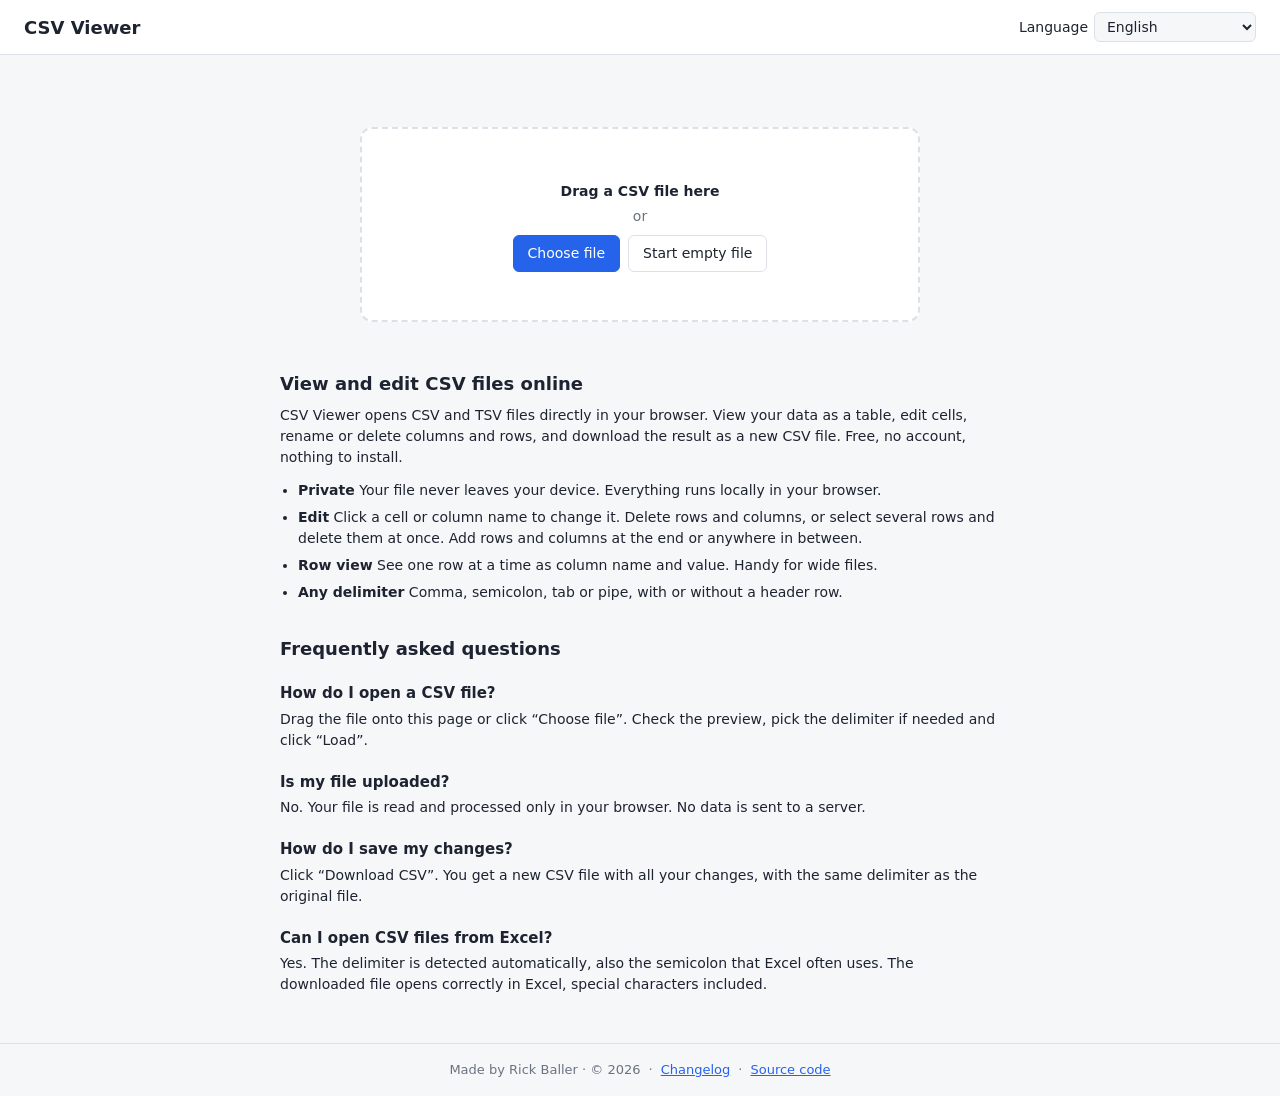
<file: index.html>
<!doctype html>
<html lang="en">
<head>
  <meta charset="utf-8">
  <meta name="viewport" content="width=device-width, initial-scale=1">
  <title>CSV Viewer & Editor – Open CSV Files Online, Free</title>
  <meta name="description" content="Open, view and edit CSV and TSV files in your browser. Free, no sign-up and no upload: your data stays on your device. Download the edited CSV in one click.">
  <link rel="canonical" href="https://csv-viewer.app/">

  <meta property="og:type" content="website">
  <meta property="og:site_name" content="CSV Viewer">
  <meta property="og:title" content="CSV Viewer & Editor – Open CSV Files Online, Free">
  <meta property="og:description" content="View and edit CSV files in your browser. Free, no sign-up, no upload.">
  <meta property="og:url" content="https://csv-viewer.app/">
  <meta property="og:image" content="https://csv-viewer.app/og-image.png">
  <meta property="og:image:width" content="1200">
  <meta property="og:image:height" content="630">
  <meta property="og:image:alt" content="CSV Viewer: view and edit CSV files in your browser">
  <meta property="og:locale" content="en_US">
  <meta name="twitter:card" content="summary_large_image">

  <link rel="icon" href="/favicon.ico" sizes="32x32">
  <link rel="icon" href="/favicon.svg" type="image/svg+xml">
  <link rel="apple-touch-icon" href="/apple-touch-icon.png">
  <link rel="manifest" href="/site.webmanifest">
  <meta name="theme-color" content="#ffffff" media="(prefers-color-scheme: light)">
  <meta name="theme-color" content="#1c1f25" media="(prefers-color-scheme: dark)">

  <script type="application/ld+json">
  {
    "@context": "https://schema.org",
    "@graph": [
      {
        "@type": "WebSite",
        "@id": "https://csv-viewer.app/#website",
        "url": "https://csv-viewer.app/",
        "name": "CSV Viewer",
        "alternateName": "EditCSV",
        "inLanguage": "en"
      },
      {
        "@type": "WebApplication",
        "@id": "https://csv-viewer.app/#app",
        "name": "CSV Viewer",
        "url": "https://csv-viewer.app/",
        "description": "Open, view and edit CSV and TSV files in your browser. Your data stays on your device.",
        "applicationCategory": "BusinessApplication",
        "operatingSystem": "Any",
        "browserRequirements": "Requires JavaScript",
        "isAccessibleForFree": true,
        "offers": { "@type": "Offer", "price": "0", "priceCurrency": "EUR" },
        "featureList": [
          "Open CSV and TSV files without uploading them",
          "Start a new CSV file from scratch",
          "Edit cells and rename columns",
          "Add, insert and delete rows and columns",
          "Row view: one row at a time",
          "Comma, semicolon, tab and pipe delimiters",
          "Download the edited CSV",
          "Available in 17 languages"
        ],
        "screenshot": "https://csv-viewer.app/og-image.png",
        "author": { "@id": "https://csv-viewer.app/#author" }
      },
      {
        "@type": "Person",
        "@id": "https://csv-viewer.app/#author",
        "name": "Rick Baller",
        "url": "https://github.com/RicBaller"
      },
      {
        "@type": "FAQPage",
        "mainEntity": [
          {
            "@type": "Question",
            "name": "How do I open a CSV file?",
            "acceptedAnswer": { "@type": "Answer", "text": "Drag the file onto this page or click “Choose file”. Check the preview, pick the delimiter if needed and click “Load”." }
          },
          {
            "@type": "Question",
            "name": "Is my file uploaded?",
            "acceptedAnswer": { "@type": "Answer", "text": "No. Your file is read and processed only in your browser. No data is sent to a server." }
          },
          {
            "@type": "Question",
            "name": "How do I save my changes?",
            "acceptedAnswer": { "@type": "Answer", "text": "Click “Download CSV”. You get a new CSV file with all your changes, with the same delimiter as the original file." }
          },
          {
            "@type": "Question",
            "name": "Can I open CSV files from Excel?",
            "acceptedAnswer": { "@type": "Answer", "text": "Yes. The delimiter is detected automatically, also the semicolon that Excel often uses. The downloaded file opens correctly in Excel, special characters included." }
          }
        ]
      }
    ]
  }
  </script>

  <link rel="stylesheet" href="style.css">
</head>
<body>
  <header class="topbar">
    <h1>CSV Viewer</h1>
    <div class="topbar-end">
    <div class="actions" id="actions" hidden>
      <span id="fileInfo" class="muted"></span>
      <label class="header-toggle">
        <input type="checkbox" id="headerToggle">
        <span data-i18n="headerRow">Header row</span>
      </label>
      <div class="toggle" role="group" data-i18n-aria-label="view">
        <button id="tableViewBtn" type="button" class="secondary" data-i18n="table">Table</button>
        <button id="recordViewBtn" type="button" class="secondary" data-i18n="record">Row</button>
      </div>
      <div class="split-button">
        <button id="downloadBtn" type="button" data-i18n="download">Download CSV</button>
        <button id="downloadMenuBtn" type="button" aria-haspopup="menu" data-i18n-aria-label="otherFormats" aria-label="Other formats"><span aria-hidden="true">▾</span></button>
      </div>
      <button id="resetBtn" type="button" class="secondary" data-i18n="newFile">New file</button>
    </div>
    <label class="lang">
      <span data-i18n="language">Language</span>
      <select id="languageSelect"></select>
    </label>
    </div>
  </header>

  <main>
    <section id="dropzone" class="dropzone">
      <p><strong data-i18n="dropTitle">Drag a CSV file here</strong></p>
      <p class="muted" data-i18n="or">or</p>
      <div class="dropzone-actions">
        <label class="button">
          <span data-i18n="chooseFile">Choose file</span>
          <input type="file" id="fileInput" accept=".csv,.tsv,.txt,text/csv" hidden>
        </label>
        <button id="emptyFileBtn" type="button" class="secondary" data-i18n="startEmpty">Start empty file</button>
      </div>
    </section>

    <section id="about" class="about">
      <h2 data-i18n="aboutTitle">View and edit CSV files online</h2>
      <p data-i18n="aboutIntro">CSV Viewer opens CSV and TSV files directly in your browser. View your data as a table, edit cells, rename or delete columns and rows, and download the result as a new CSV file. Free, no account, nothing to install.</p>
      <ul class="features">
        <li><strong data-i18n="featPrivateTitle">Private</strong> <span data-i18n="featPrivate">Your file never leaves your device. Everything runs locally in your browser.</span></li>
        <li><strong data-i18n="featEditTitle">Edit</strong> <span data-i18n="featEdit">Click a cell or column name to change it. Delete rows and columns, or select several rows and delete them at once. Add rows and columns at the end or anywhere in between.</span></li>
        <li><strong data-i18n="featRowTitle">Row view</strong> <span data-i18n="featRow">See one row at a time as column name and value. Handy for wide files.</span></li>
        <li><strong data-i18n="featDelimiterTitle">Any delimiter</strong> <span data-i18n="featDelimiter">Comma, semicolon, tab or pipe, with or without a header row.</span></li>
      </ul>

      <h2 data-i18n="faqTitle">Frequently asked questions</h2>
      <h3 data-i18n="faqOpenQ">How do I open a CSV file?</h3>
      <p data-i18n="faqOpenA">Drag the file onto this page or click “Choose file”. Check the preview, pick the delimiter if needed and click “Load”.</p>
      <h3 data-i18n="faqUploadQ">Is my file uploaded?</h3>
      <p data-i18n="faqUploadA">No. Your file is read and processed only in your browser. No data is sent to a server.</p>
      <h3 data-i18n="faqSaveQ">How do I save my changes?</h3>
      <p data-i18n="faqSaveA">Click “Download CSV”. You get a new CSV file with all your changes, with the same delimiter as the original file.</p>
      <h3 data-i18n="faqExcelQ">Can I open CSV files from Excel?</h3>
      <p data-i18n="faqExcelA">Yes. The delimiter is detected automatically, also the semicolon that Excel often uses. The downloaded file opens correctly in Excel, special characters included.</p>
    </section>

    <section id="importPanel" class="panel" hidden>
      <h2><span data-i18n="importTitle">Load file:</span> <span id="importName"></span></h2>
      <div class="options">
        <label>
          <input type="checkbox" id="hasHeader" checked>
          <span data-i18n="hasHeader">First row contains column names</span>
        </label>
        <label>
          <span data-i18n="delimiter">Delimiter</span>
          <select id="delimiter">
            <option value="," data-i18n="comma">Comma (,)</option>
            <option value=";" data-i18n="semicolon">Semicolon (;)</option>
            <option value="&#9;" data-i18n="tab">Tab</option>
            <option value="|" data-i18n="pipe">Pipe (|)</option>
          </select>
        </label>
      </div>

      <div id="columnNames" hidden>
        <h3 data-i18n="columnNames">Column names</h3>
        <div id="columnNameInputs" class="column-names"></div>
      </div>

      <h3 data-i18n="preview">Preview</h3>
      <div class="table-wrap preview">
        <table id="previewTable"></table>
      </div>

      <div class="panel-actions">
        <button id="cancelImportBtn" type="button" class="secondary" data-i18n="cancel">Cancel</button>
        <button id="confirmImportBtn" type="button" data-i18n="load">Load</button>
      </div>
    </section>

    <section id="viewer" hidden>
      <p class="muted hint" data-i18n="hint">Click a cell to edit it. Click a column name to rename it. Drag the lines between rows or columns to resize them. Click + next to a row number or column name to insert a row or column there.</p>
      <div id="tableTools" class="table-tools">
        <button id="addRowBtn" type="button" class="secondary" data-i18n="addRow">+ Add row</button>
        <button id="addColumnBtn" type="button" class="secondary" data-i18n="addColumn">+ Add column</button>
        <button id="selectToggleBtn" type="button" class="secondary"></button>
        <span id="selectedCount" class="muted" hidden></span>
        <button id="deleteSelectedBtn" type="button" class="secondary danger" data-i18n="deleteSelected" hidden>Delete selected</button>
      </div>
      <div id="tableView" class="table-wrap">
        <table id="dataTable"></table>
      </div>

      <div id="recordView" class="record" hidden>
        <div class="record-nav">
          <button id="prevRowBtn" type="button" class="secondary" data-i18n="prev">← Previous</button>
          <label>
            <span data-i18n="row">Row</span>
            <input type="number" id="rowNumber" min="1" step="1">
            <span id="rowTotal" class="muted"></span>
          </label>
          <button id="nextRowBtn" type="button" class="secondary" data-i18n="next">Next →</button>
          <button id="addRecordBtn" type="button" class="secondary" data-i18n="addRow">+ Add row</button>
          <button id="deleteRecordBtn" type="button" class="secondary danger" data-i18n="deleteRow">Delete row</button>
        </div>
        <div class="table-wrap">
          <table id="recordTable"></table>
        </div>
        <p id="recordEmpty" class="muted" hidden data-i18n="noRows">No rows.</p>
      </div>
    </section>
  </main>

  <footer class="footer">
    <span id="credits"></span>
    <span aria-hidden="true">·</span>
    <a href="changelog.html" id="changelogLink" data-i18n="changelog">Changelog</a>
    <span aria-hidden="true">·</span>
    <a href="https://github.com/RicBaller/csv-viewer" target="_blank" rel="noopener" data-i18n="sourceCode">Source code</a>
  </footer>

  <script src="i18n.js"></script>
  <script src="site.js"></script>
  <script src="csv.js"></script>
  <script src="export.js"></script>
  <script src="app.js"></script>
</body>
</html>
</file>
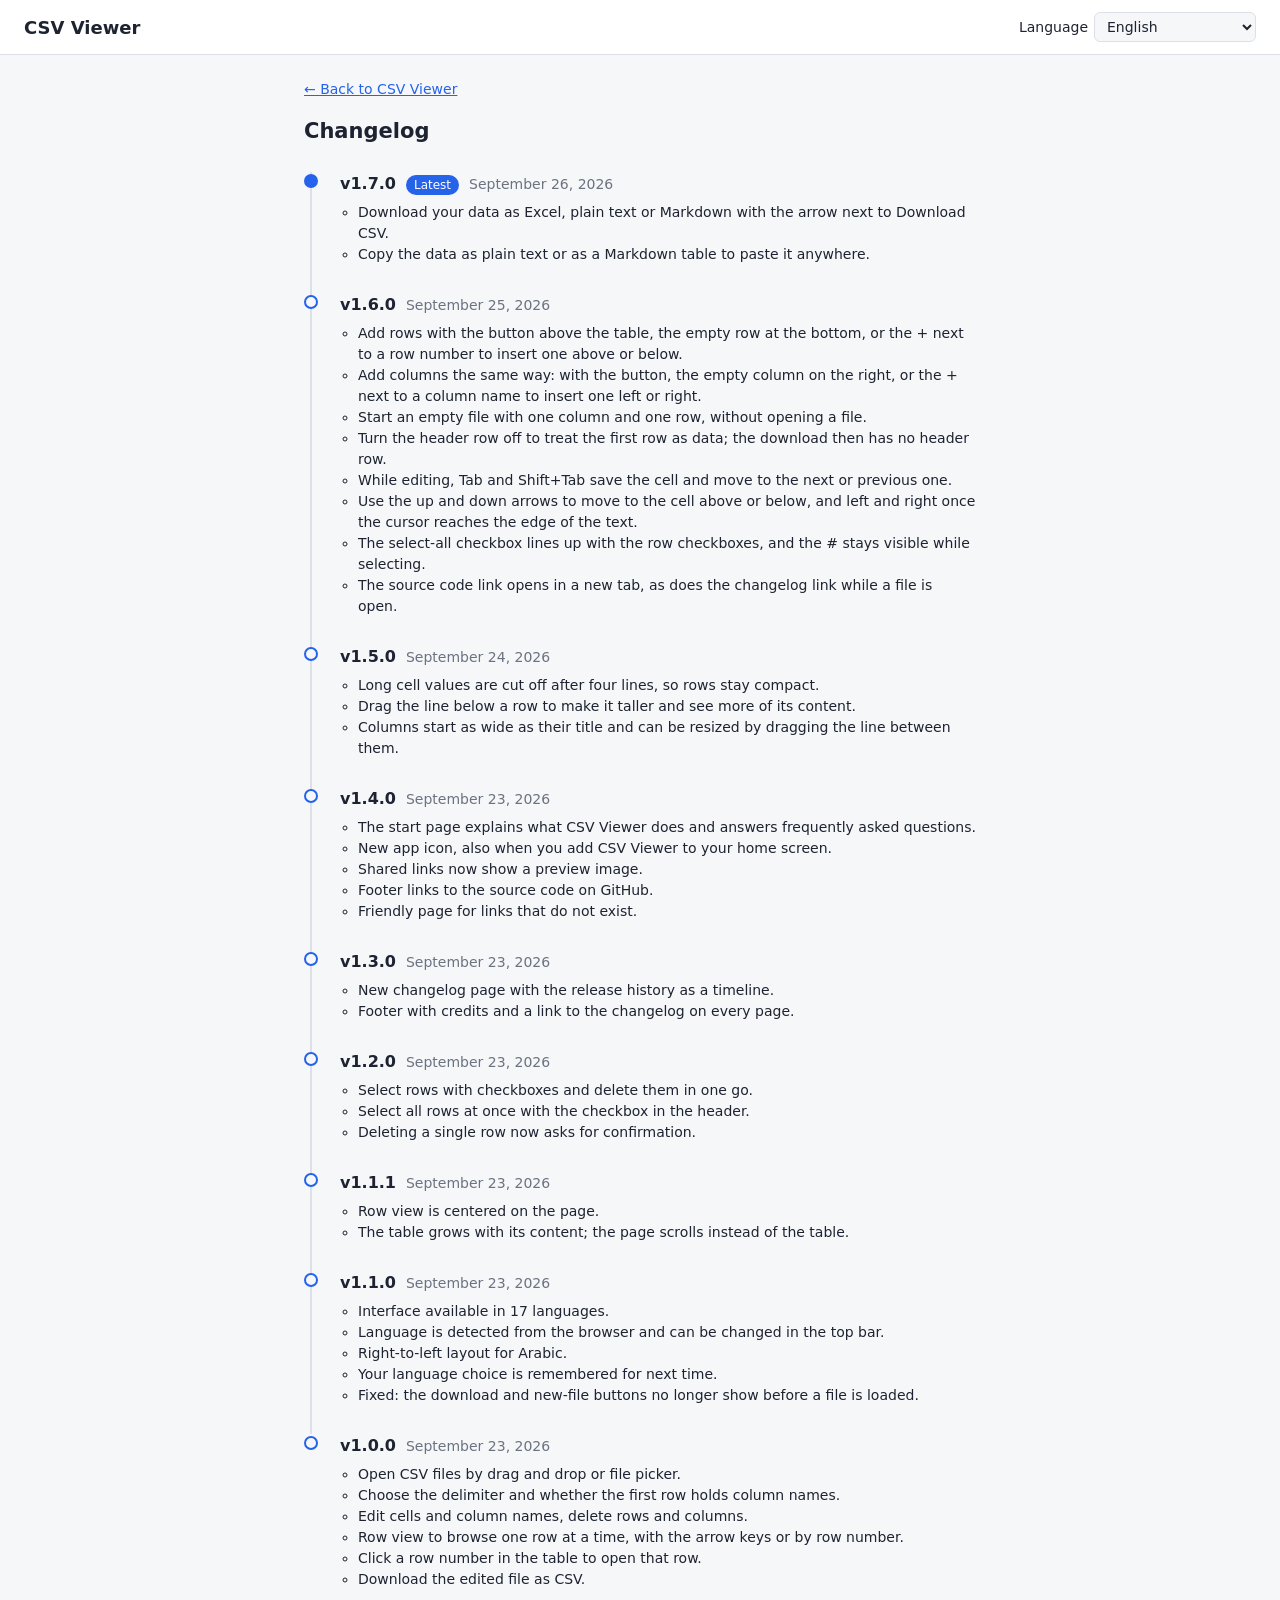
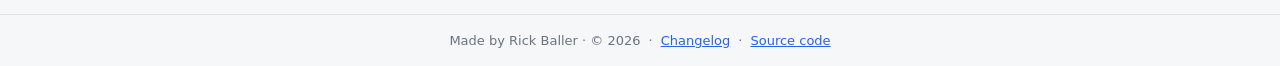
<file: changelog.html>
<!doctype html>
<html lang="en">
<head>
  <meta charset="utf-8">
  <meta name="viewport" content="width=device-width, initial-scale=1">
  <title>Changelog – CSV Viewer</title>
  <meta name="description" content="Release history of CSV Viewer, the free browser app to view and edit CSV files. See what is new in each version.">
  <link rel="canonical" href="https://csv-viewer.app/changelog.html">

  <meta property="og:type" content="website">
  <meta property="og:site_name" content="CSV Viewer">
  <meta property="og:title" content="Changelog – CSV Viewer">
  <meta property="og:description" content="Release history of CSV Viewer. See what is new in each version.">
  <meta property="og:url" content="https://csv-viewer.app/changelog.html">
  <meta property="og:image" content="https://csv-viewer.app/og-image.png">
  <meta property="og:image:width" content="1200">
  <meta property="og:image:height" content="630">
  <meta property="og:image:alt" content="CSV Viewer: view and edit CSV files in your browser">
  <meta name="twitter:card" content="summary_large_image">

  <link rel="icon" href="/favicon.ico" sizes="32x32">
  <link rel="icon" href="/favicon.svg" type="image/svg+xml">
  <link rel="apple-touch-icon" href="/apple-touch-icon.png">
  <link rel="manifest" href="/site.webmanifest">
  <meta name="theme-color" content="#ffffff" media="(prefers-color-scheme: light)">
  <meta name="theme-color" content="#1c1f25" media="(prefers-color-scheme: dark)">

  <script type="application/ld+json">
  {
    "@context": "https://schema.org",
    "@type": "BreadcrumbList",
    "itemListElement": [
      { "@type": "ListItem", "position": 1, "name": "CSV Viewer", "item": "https://csv-viewer.app/" },
      { "@type": "ListItem", "position": 2, "name": "Changelog", "item": "https://csv-viewer.app/changelog.html" }
    ]
  }
  </script>

  <link rel="stylesheet" href="style.css">
</head>
<body>
  <header class="topbar">
    <h1><a href="index.html" class="home">CSV Viewer</a></h1>
    <div class="topbar-end">
      <label class="lang">
        <span data-i18n="language">Language</span>
        <select id="languageSelect"></select>
      </label>
    </div>
  </header>

  <main class="changelog">
    <a href="index.html" data-i18n="backToApp">← Back to CSV Viewer</a>
    <h2 data-i18n="changelog">Changelog</h2>
    <ol id="timeline" class="timeline"></ol>
  </main>

  <footer class="footer">
    <span id="credits"></span>
    <span aria-hidden="true">·</span>
    <a href="changelog.html" data-i18n="changelog">Changelog</a>
    <span aria-hidden="true">·</span>
    <a href="https://github.com/RicBaller/csv-viewer" target="_blank" rel="noopener" data-i18n="sourceCode">Source code</a>
  </footer>

  <script src="i18n.js"></script>
  <script src="site.js"></script>
  <script src="changelog.js"></script>
</body>
</html>
</file>
<file: style.css>
:root {
  --bg: #f6f7f9;
  --surface: #ffffff;
  --text: #1d2330;
  --muted: #6b7280;
  --border: #dde1e7;
  --accent: #2563eb;
  --accent-text: #ffffff;
  --danger: #dc2626;
  --row-alt: #fafbfc;
  --hover: #eef3fe;
}

@media (prefers-color-scheme: dark) {
  :root {
    --bg: #14161a;
    --surface: #1c1f25;
    --text: #e6e8eb;
    --muted: #9aa1ac;
    --border: #2f343c;
    --accent: #3b82f6;
    --row-alt: #20242a;
    --hover: #26303f;
  }
}

* { box-sizing: border-box; }

body {
  display: flex;
  flex-direction: column;
  min-height: 100vh;
  margin: 0;
  font: 14px/1.5 system-ui, -apple-system, "Segoe UI", sans-serif;
  background: var(--bg);
  color: var(--text);
}

[hidden] { display: none !important; }

.topbar {
  display: flex;
  align-items: center;
  justify-content: space-between;
  gap: 16px;
  flex-wrap: wrap;
  padding: 12px 24px;
  background: var(--surface);
  border-bottom: 1px solid var(--border);
}

.topbar h1 { font-size: 18px; margin: 0; }

.topbar-end { display: flex; align-items: center; gap: 16px; flex-wrap: wrap; }

.actions { display: flex; align-items: center; gap: 8px; flex-wrap: wrap; }

.lang, .header-toggle { display: flex; align-items: center; gap: 6px; }
.header-toggle:has(input:disabled) { opacity: .4; }

main { flex: 1; padding: 24px; }

a { color: var(--accent); }

.footer {
  display: flex;
  justify-content: center;
  flex-wrap: wrap;
  gap: 8px;
  padding: 16px 24px;
  border-top: 1px solid var(--border);
  color: var(--muted);
  font-size: 13px;
}

.muted { color: var(--muted); }

button, .button {
  display: inline-block;
  padding: 7px 14px;
  border: 1px solid var(--accent);
  border-radius: 6px;
  background: var(--accent);
  color: var(--accent-text);
  font: inherit;
  cursor: pointer;
}

button.secondary {
  background: transparent;
  color: var(--text);
  border-color: var(--border);
}

.dropzone {
  max-width: 560px;
  margin: 48px auto;
  padding: 48px 24px;
  text-align: center;
  border: 2px dashed var(--border);
  border-radius: 12px;
  background: var(--surface);
  transition: border-color .15s, background .15s;
}

.dropzone p { margin: 4px 0; }
.dropzone-actions { display: flex; justify-content: center; flex-wrap: wrap; gap: 8px; margin-top: 8px; }

.about { max-width: 720px; margin: 0 auto 24px; }
.about h2 { font-size: 18px; margin: 32px 0 8px; }
.about h3 { font-size: 15px; margin: 20px 0 4px; }
.about p { margin: 0 0 8px; }
.features { margin: 12px 0 0; padding-inline-start: 18px; }
.features li { margin-bottom: 6px; }

.not-found { max-width: 560px; margin: 48px auto; text-align: center; }
a.button { text-decoration: none; }

body.dragging .dropzone {
  border-color: var(--accent);
  background: var(--hover);
}

.panel {
  max-width: 960px;
  margin: 0 auto;
  padding: 20px 24px;
  background: var(--surface);
  border: 1px solid var(--border);
  border-radius: 12px;
}

.panel h2 { font-size: 16px; margin-top: 0; }
.panel h3 { font-size: 14px; margin: 20px 0 8px; }

.options { display: flex; gap: 24px; flex-wrap: wrap; align-items: center; }
.options label { display: flex; align-items: center; gap: 8px; }

select, input[type="text"] {
  font: inherit;
  padding: 5px 8px;
  border: 1px solid var(--border);
  border-radius: 6px;
  background: var(--bg);
  color: var(--text);
}

.column-names {
  display: grid;
  grid-template-columns: repeat(auto-fill, minmax(180px, 1fr));
  gap: 8px;
}

.column-names label { display: flex; flex-direction: column; gap: 2px; font-size: 12px; color: var(--muted); }
.column-names input { width: 100%; }

.panel-actions { display: flex; justify-content: flex-end; gap: 8px; margin-top: 20px; }

.table-wrap {
  overflow: auto;
  background: var(--surface);
  border: 1px solid var(--border);
  border-radius: 8px;
}

.table-wrap.preview { max-height: 260px; }

table { border-collapse: collapse; width: max-content; min-width: 100%; }

th, td {
  padding: 6px 10px;
  border-bottom: 1px solid var(--border);
  border-inline-end: 1px solid var(--border);
  text-align: start;
  vertical-align: top;
  max-width: 320px;
  white-space: pre-wrap;
  word-break: break-word;
}

thead th {
  position: sticky;
  top: 0;
  z-index: 1;
  background: var(--surface);
  font-weight: 600;
  box-shadow: 0 1px 0 var(--border);
}

tbody tr:nth-child(even) { background: var(--row-alt); }
tbody tr.selected, tbody tr.selected td.rownum { background: var(--hover); }

#dataTable td.cell, #dataTable th .col-name { cursor: text; }
#dataTable.no-header th .col-name { cursor: default; color: var(--muted); font-weight: normal; }
#recordTable.no-header th { cursor: default; }
#recordTable.no-header th:hover { background: none; }
#dataTable td.cell:hover { background: var(--hover); }

/* Long values are clipped to four lines until the row is dragged taller. */
#dataTable .cell-content { max-height: var(--cell-max, 6em); overflow: hidden; }

/* Column widths come from the header cells (set in app.js), so the table does not stretch
   and cells ignore the default max-width. Long titles are cut off with an ellipsis. */
#dataTable { min-width: 0; }
#dataTable th, #dataTable td { max-width: none; }
#dataTable .col-name { min-width: 0; overflow: hidden; text-overflow: ellipsis; white-space: nowrap; }
#dataTable .th-inner .delete, #dataTable .th-inner .insert { flex-shrink: 0; }
#dataTable td.editing input, #dataTable th.editing input { min-width: 0; }

#dataTable.row-resize, #dataTable.row-resize *, body.row-resize, body.row-resize * { cursor: row-resize; }
#dataTable.col-resize, #dataTable.col-resize *, body.col-resize, body.col-resize * { cursor: col-resize; }
body.resizing { user-select: none; }

td.rownum, th.rownum {
  color: var(--muted);
  text-align: end;
  white-space: nowrap;
  width: 1%;
  position: sticky;
  inset-inline-start: 0;
  background: var(--surface);
}

thead th.rownum { z-index: 2; }

.th-inner { display: flex; align-items: center; justify-content: space-between; gap: 8px; }
.th-inner .insert { margin-inline-start: auto; }

.delete {
  padding: 0 6px;
  border: none;
  background: transparent;
  color: var(--muted);
  font-size: 16px;
  line-height: 1.4;
}

.delete:hover { color: var(--danger); }

.insert {
  padding: 0 4px;
  border: none;
  background: transparent;
  color: var(--muted);
  font-size: 16px;
  line-height: 1.4;
}

.insert:hover { color: var(--accent); }

/* With a mouse, the + only shows on the hovered row; touch screens always show it. */
@media (hover: hover) {
  #dataTable tbody tr:not(:hover) .insert:not(:focus-visible):not([aria-expanded]),
  #dataTable thead th:not(:hover) .insert:not(:focus-visible):not([aria-expanded]) { visibility: hidden; }
}

.insert-menu {
  position: fixed;
  z-index: 10;
  display: flex;
  flex-direction: column;
  padding: 4px;
  background: var(--surface);
  border: 1px solid var(--border);
  border-radius: 8px;
  box-shadow: 0 4px 16px rgba(0, 0, 0, .15);
}

.insert-menu button { border: none; border-radius: 4px; padding: 6px 10px; text-align: start; white-space: nowrap; }
.insert-menu button:hover, .insert-menu button:focus-visible { background: var(--hover); }

.menu-group { display: flex; flex-direction: column; }
.menu-group + *, * + .menu-group { margin-top: 4px; padding-top: 4px; border-top: 1px solid var(--border); }
.menu-group-label { padding: 4px 10px 2px; color: var(--muted); font-size: 12px; }
.menu-group button { padding-inline-start: 18px; }

.toast {
  position: fixed;
  z-index: 20;
  bottom: calc(24px + env(safe-area-inset-bottom, 0px));
  left: 50%;
  transform: translateX(-50%);
  padding: 8px 16px;
  border-radius: 6px;
  background: var(--text);
  color: var(--bg);
  box-shadow: 0 4px 16px rgba(0, 0, 0, .2);
}

#dataTable tfoot td, #dataTable .ghost-col { color: var(--muted); cursor: pointer; }
#dataTable thead th.ghost-col { font-weight: normal; white-space: nowrap; }
#dataTable .ghost-col:hover { background: var(--hover); color: var(--accent); }
#dataTable tr.ghost:hover td { background: var(--hover); color: var(--accent); }

td.editing, th.editing { padding: 2px; }
td.editing input, th.editing input { width: 100%; min-width: 120px; }

.hint { margin: 0 0 8px; }

.table-tools { display: flex; align-items: center; gap: 8px; flex-wrap: wrap; margin-bottom: 8px; }
.table-tools button.active { background: var(--accent); border-color: var(--accent); color: var(--accent-text); }

/* Checkbox at the start, the rest at the end; numbers share one width so every row lines up. */
.rownum-inner { display: flex; align-items: center; justify-content: flex-end; gap: 4px; }
.rownum-inner input[type="checkbox"] { margin: 0; margin-inline-end: auto; }
.rownum-inner .rowlink, .rownum-label { min-width: var(--num-width, 1ch); text-align: end; font-variant-numeric: tabular-nums; }

/* Main action with a menu arrow attached to its end. */
.split-button { display: inline-flex; }
.split-button button:first-child { border-start-end-radius: 0; border-end-end-radius: 0; }
.split-button button:last-child {
  padding-inline: 8px;
  border-start-start-radius: 0;
  border-end-start-radius: 0;
  border-inline-start-color: rgba(255, 255, 255, .35);
}

.toggle { display: inline-flex; }
.toggle button { border-radius: 0; }
.toggle button:first-child { border-start-start-radius: 6px; border-end-start-radius: 6px; }
.toggle button:last-child { border-start-end-radius: 6px; border-end-end-radius: 6px; margin-inline-start: -1px; }
.toggle button.active { background: var(--accent); border-color: var(--accent); color: var(--accent-text); }

button.danger { color: var(--danger); }
button:disabled { opacity: .4; cursor: default; }

.rowlink {
  padding: 0;
  border: none;
  background: transparent;
  color: var(--accent);
  text-decoration: underline;
}

.record, .record-mode .hint { max-width: 960px; margin-inline: auto; }

.record-nav { display: flex; align-items: center; gap: 8px; flex-wrap: wrap; margin-bottom: 12px; }
.record-nav label { display: flex; align-items: center; gap: 6px; }
.record-nav input[type="number"] {
  width: 90px;
  font: inherit;
  padding: 5px 8px;
  border: 1px solid var(--border);
  border-radius: 6px;
  background: var(--bg);
  color: var(--text);
}
.record-nav .danger { margin-inline-start: auto; }

#recordTable th {
  position: static;
  width: 30%;
  box-shadow: none;
  cursor: text;
}
#recordTable td { max-width: none; cursor: text; }
#recordTable td:hover, #recordTable th:hover { background: var(--hover); }
#recordTable .colnum { color: var(--muted); font-weight: normal; margin-inline-end: 6px; }

/* ---------- Changelog ---------- */

.home { color: inherit; text-decoration: none; }

.changelog { width: 100%; max-width: 720px; margin-inline: auto; box-sizing: border-box; }
.changelog h2 { margin: 16px 0 24px; }

.timeline { list-style: none; margin: 0; padding: 0; }

.release {
  position: relative;
  padding-inline-start: 28px;
  padding-bottom: 28px;
  border-inline-start: 2px solid var(--border);
  margin-inline-start: 6px;
}
.release:last-child { border-color: transparent; padding-bottom: 0; }

/* Dot on the timeline line. */
.release::before {
  content: '';
  position: absolute;
  inset-inline-start: -8px;
  top: 2px;
  width: 10px;
  height: 10px;
  border: 2px solid var(--accent);
  border-radius: 50%;
  background: var(--bg);
}
.release:first-child::before { background: var(--accent); }

.release-head { display: flex; align-items: baseline; gap: 10px; flex-wrap: wrap; margin-bottom: 6px; }
.release-version { font-weight: 600; font-size: 16px; color: var(--text); text-decoration: none; }
.release-version:hover { text-decoration: underline; }
.release-latest {
  padding: 1px 8px;
  border-radius: 999px;
  background: var(--accent);
  color: var(--accent-text);
  font-size: 12px;
}
.release ul { margin: 0; padding-inline-start: 18px; }
.release:target .release-version { color: var(--accent); }
</file>
